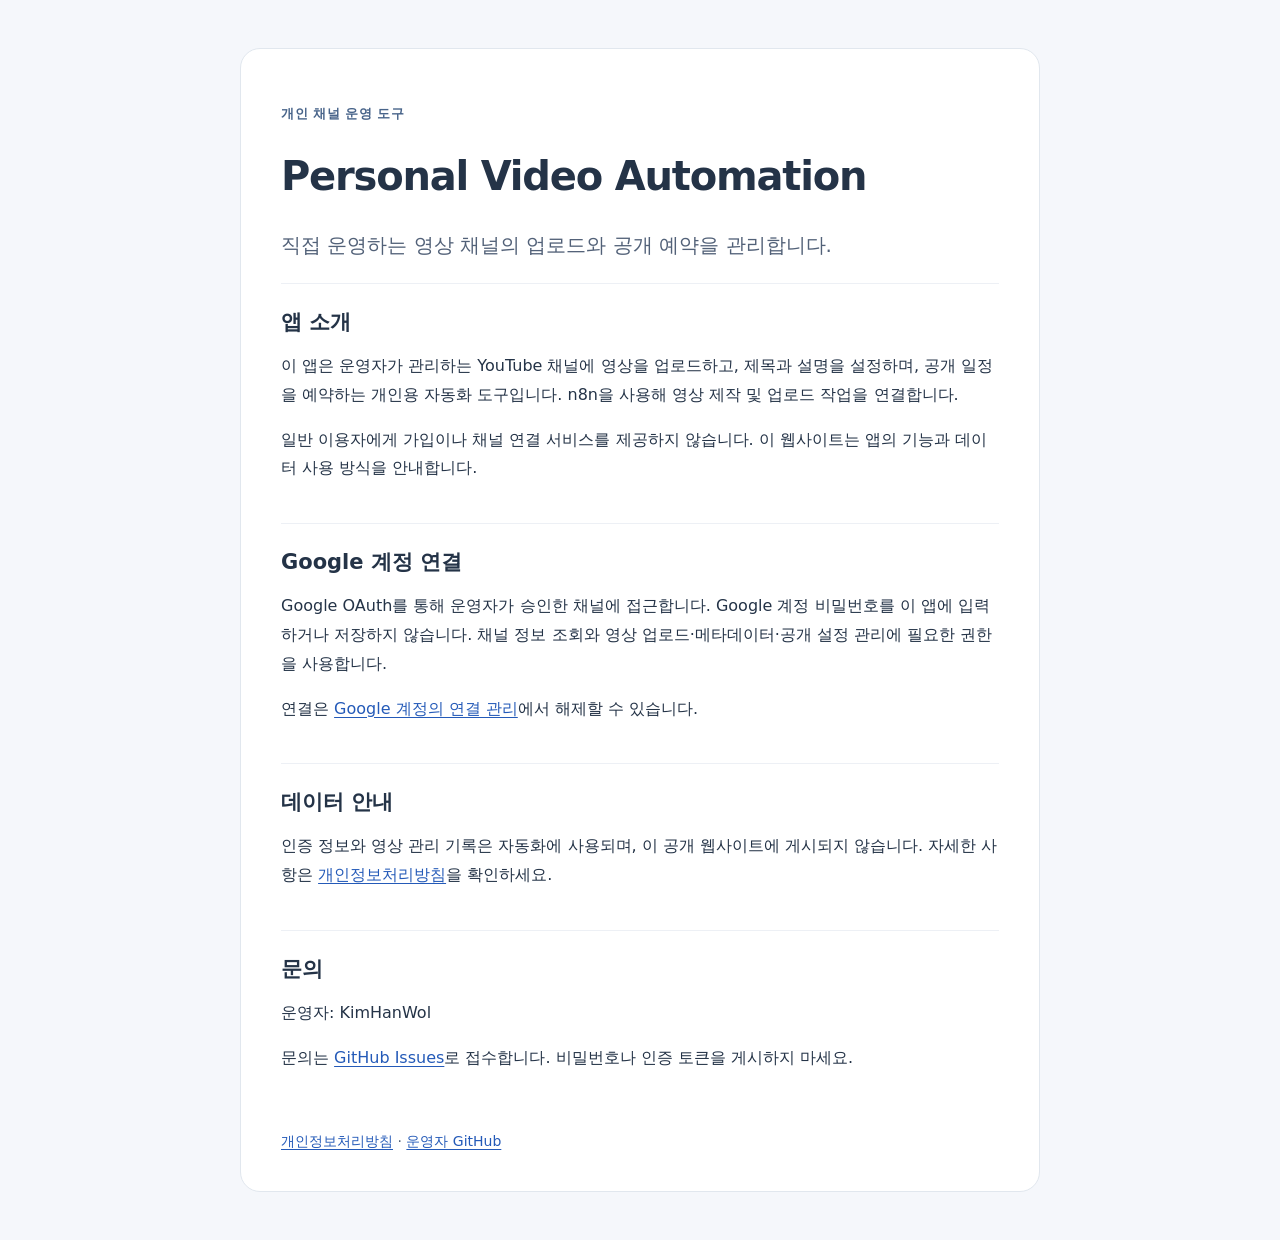
<file: index.html>
<!doctype html>
<html lang="ko"><head><meta charset="utf-8"><meta name="viewport" content="width=device-width,initial-scale=1"><title>Personal Video Automation</title><link rel="stylesheet" href="style.css"></head>
<body><main><p class="eyebrow">개인 채널 운영 도구</p><h1>Personal Video Automation</h1><p class="lead">직접 운영하는 영상 채널의 업로드와 공개 예약을 관리합니다.</p><section><h2>앱 소개</h2><p>이 앱은 운영자가 관리하는 YouTube 채널에 영상을 업로드하고, 제목과 설명을 설정하며, 공개 일정을 예약하는 개인용 자동화 도구입니다. n8n을 사용해 영상 제작 및 업로드 작업을 연결합니다.</p><p>일반 이용자에게 가입이나 채널 연결 서비스를 제공하지 않습니다. 이 웹사이트는 앱의 기능과 데이터 사용 방식을 안내합니다.</p></section><section><h2>Google 계정 연결</h2><p>Google OAuth를 통해 운영자가 승인한 채널에 접근합니다. Google 계정 비밀번호를 이 앱에 입력하거나 저장하지 않습니다. 채널 정보 조회와 영상 업로드·메타데이터·공개 설정 관리에 필요한 권한을 사용합니다.</p><p>연결은 <a href="https://myaccount.google.com/connections">Google 계정의 연결 관리</a>에서 해제할 수 있습니다.</p></section><section><h2>데이터 안내</h2><p>인증 정보와 영상 관리 기록은 자동화에 사용되며, 이 공개 웹사이트에 게시되지 않습니다. 자세한 사항은 <a href="privacy.html">개인정보처리방침</a>을 확인하세요.</p></section><section><h2>문의</h2><p>운영자: KimHanWol</p><p>문의는 <a href="https://github.com/KimHanWol/N8N-Youtube/issues">GitHub Issues</a>로 접수합니다. 비밀번호나 인증 토큰을 게시하지 마세요.</p></section><footer><a href="privacy.html">개인정보처리방침</a> · <a href="https://github.com/KimHanWol">운영자 GitHub</a></footer></main></body></html>
</file>
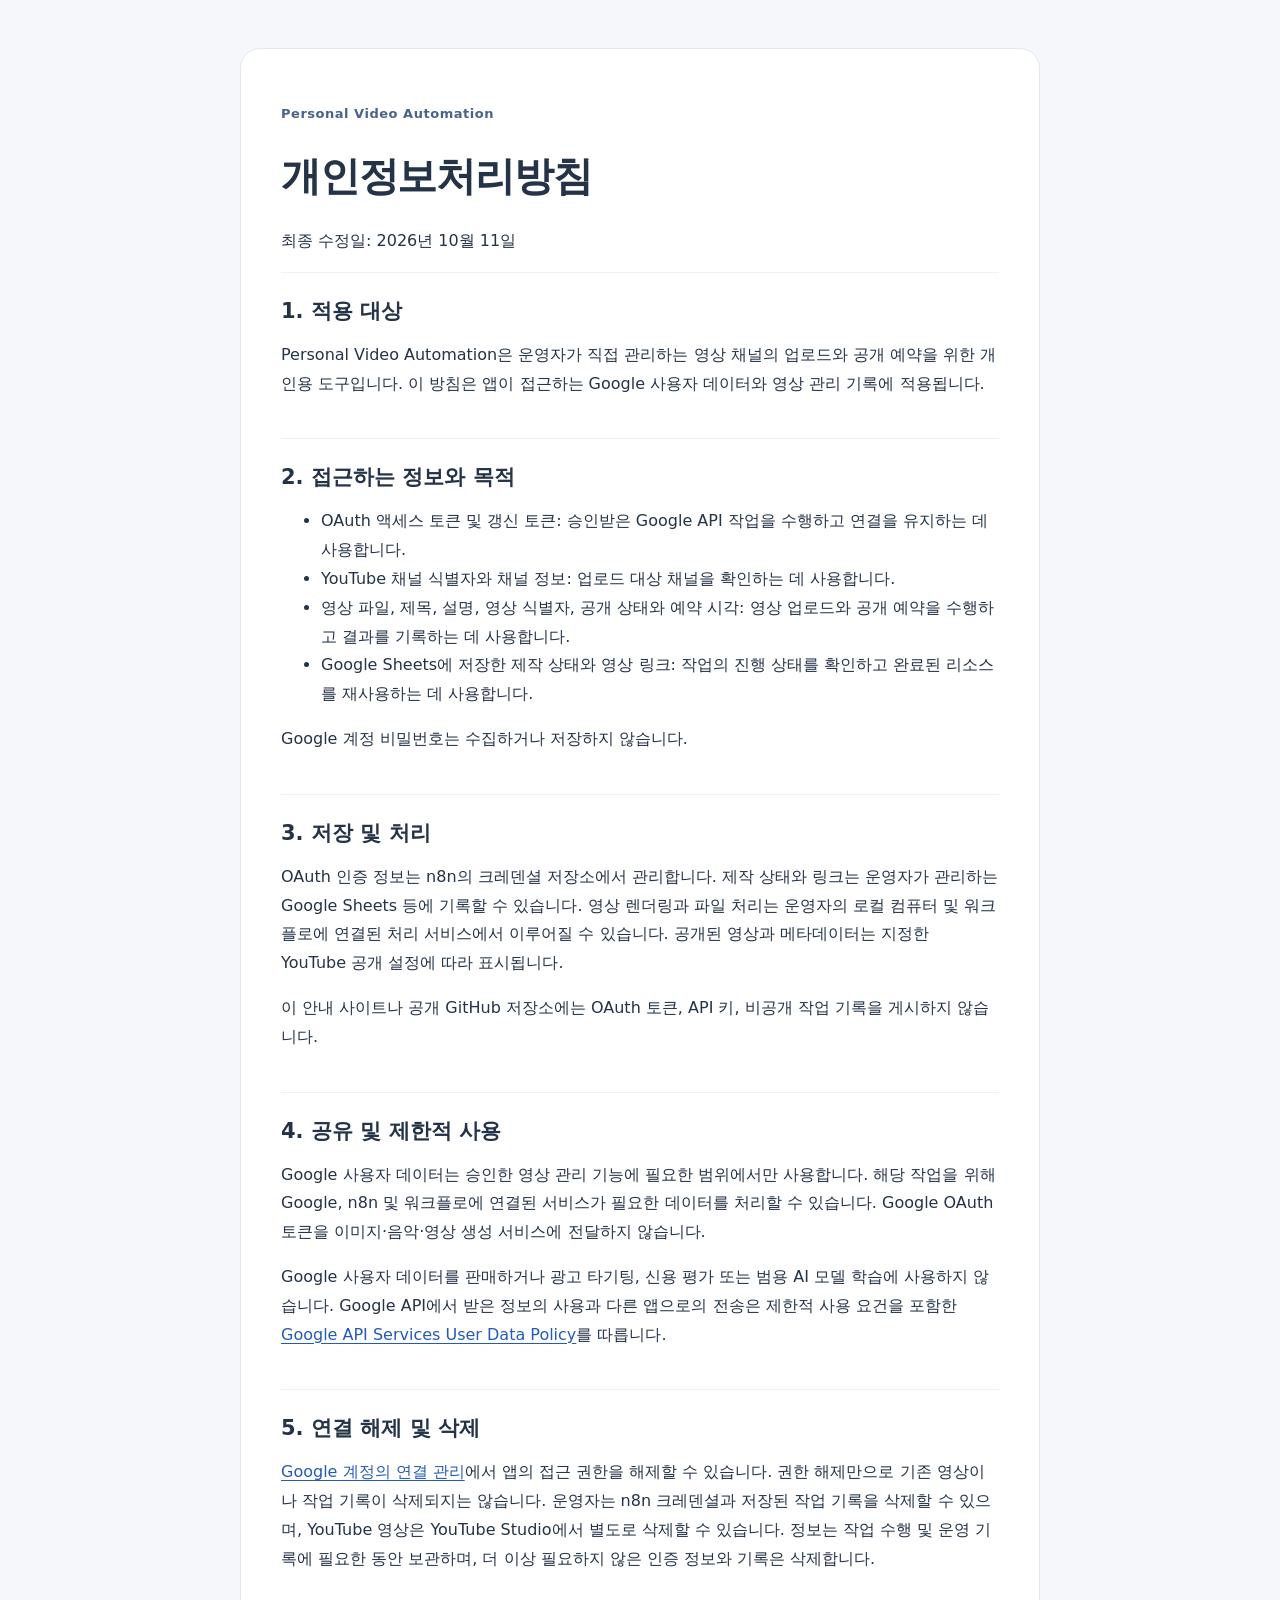
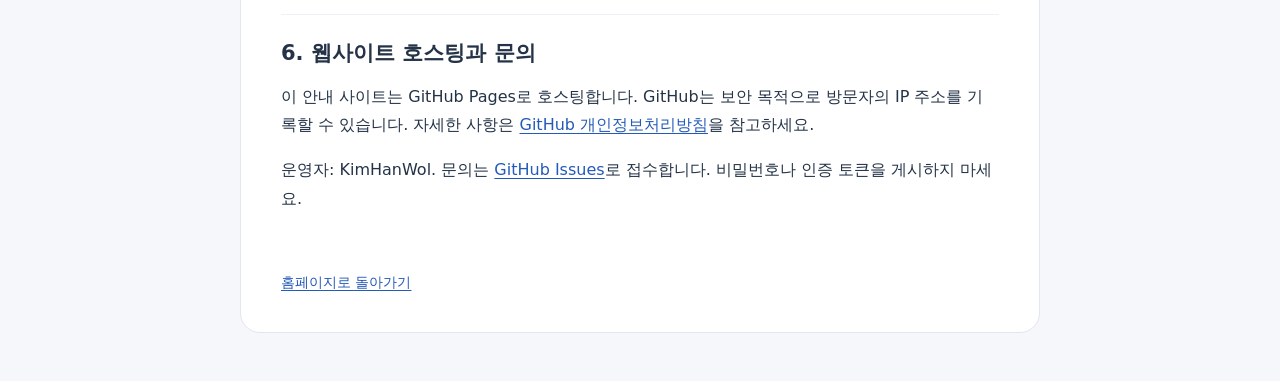
<file: privacy.html>
<!doctype html>
<html lang="ko"><head><meta charset="utf-8"><meta name="viewport" content="width=device-width,initial-scale=1"><title>개인정보처리방침 · Personal Video Automation</title><link rel="stylesheet" href="style.css"></head><body><main><p class="eyebrow">Personal Video Automation</p><h1>개인정보처리방침</h1><p>최종 수정일: 2026년 10월 11일</p><section><h2>1. 적용 대상</h2><p>Personal Video Automation은 운영자가 직접 관리하는 영상 채널의 업로드와 공개 예약을 위한 개인용 도구입니다. 이 방침은 앱이 접근하는 Google 사용자 데이터와 영상 관리 기록에 적용됩니다.</p></section><section><h2>2. 접근하는 정보와 목적</h2><ul><li>OAuth 액세스 토큰 및 갱신 토큰: 승인받은 Google API 작업을 수행하고 연결을 유지하는 데 사용합니다.</li><li>YouTube 채널 식별자와 채널 정보: 업로드 대상 채널을 확인하는 데 사용합니다.</li><li>영상 파일, 제목, 설명, 영상 식별자, 공개 상태와 예약 시각: 영상 업로드와 공개 예약을 수행하고 결과를 기록하는 데 사용합니다.</li><li>Google Sheets에 저장한 제작 상태와 영상 링크: 작업의 진행 상태를 확인하고 완료된 리소스를 재사용하는 데 사용합니다.</li></ul><p>Google 계정 비밀번호는 수집하거나 저장하지 않습니다.</p></section><section><h2>3. 저장 및 처리</h2><p>OAuth 인증 정보는 n8n의 크레덴셜 저장소에서 관리합니다. 제작 상태와 링크는 운영자가 관리하는 Google Sheets 등에 기록할 수 있습니다. 영상 렌더링과 파일 처리는 운영자의 로컬 컴퓨터 및 워크플로에 연결된 처리 서비스에서 이루어질 수 있습니다. 공개된 영상과 메타데이터는 지정한 YouTube 공개 설정에 따라 표시됩니다.</p><p>이 안내 사이트나 공개 GitHub 저장소에는 OAuth 토큰, API 키, 비공개 작업 기록을 게시하지 않습니다.</p></section><section><h2>4. 공유 및 제한적 사용</h2><p>Google 사용자 데이터는 승인한 영상 관리 기능에 필요한 범위에서만 사용합니다. 해당 작업을 위해 Google, n8n 및 워크플로에 연결된 서비스가 필요한 데이터를 처리할 수 있습니다. Google OAuth 토큰을 이미지·음악·영상 생성 서비스에 전달하지 않습니다.</p><p>Google 사용자 데이터를 판매하거나 광고 타기팅, 신용 평가 또는 범용 AI 모델 학습에 사용하지 않습니다. Google API에서 받은 정보의 사용과 다른 앱으로의 전송은 제한적 사용 요건을 포함한 <a href="https://developers.google.com/terms/api-services-user-data-policy">Google API Services User Data Policy</a>를 따릅니다.</p></section><section><h2>5. 연결 해제 및 삭제</h2><p><a href="https://myaccount.google.com/connections">Google 계정의 연결 관리</a>에서 앱의 접근 권한을 해제할 수 있습니다. 권한 해제만으로 기존 영상이나 작업 기록이 삭제되지는 않습니다. 운영자는 n8n 크레덴셜과 저장된 작업 기록을 삭제할 수 있으며, YouTube 영상은 YouTube Studio에서 별도로 삭제할 수 있습니다. 정보는 작업 수행 및 운영 기록에 필요한 동안 보관하며, 더 이상 필요하지 않은 인증 정보와 기록은 삭제합니다.</p></section><section><h2>6. 웹사이트 호스팅과 문의</h2><p>이 안내 사이트는 GitHub Pages로 호스팅합니다. GitHub는 보안 목적으로 방문자의 IP 주소를 기록할 수 있습니다. 자세한 사항은 <a href="https://docs.github.com/en/site-policy/privacy-policies/github-general-privacy-statement">GitHub 개인정보처리방침</a>을 참고하세요.</p><p>운영자: KimHanWol. 문의는 <a href="https://github.com/KimHanWol/N8N-Youtube/issues">GitHub Issues</a>로 접수합니다. 비밀번호나 인증 토큰을 게시하지 마세요.</p></section><footer><a href="index.html">홈페이지로 돌아가기</a></footer></main></body></html>
</file>
<file: style.css>
:root{color-scheme:light;font-family:system-ui,-apple-system,"Segoe UI",sans-serif;color:#243347;background:#f5f7fb}*{box-sizing:border-box}body{margin:0}main{max-width:800px;margin:48px auto;padding:40px;background:#fff;border:1px solid #e1e7ee;border-radius:20px}h1{font-size:clamp(28px,5vw,40px);line-height:1.2;letter-spacing:-.03em}h2{font-size:21px;margin:0 0 12px}p,li{line-height:1.8}.eyebrow{font-size:13px;color:#48648a;font-weight:700;letter-spacing:.04em}.lead{font-size:20px;color:#526178}section{padding:24px 0;border-top:1px solid #edf0f5}a{color:#245ab8;text-underline-offset:3px}footer{font-size:14px;padding-top:20px;color:#526178}@media(max-width:600px){main{margin:16px;padding:24px;border-radius:14px}}
</file>
